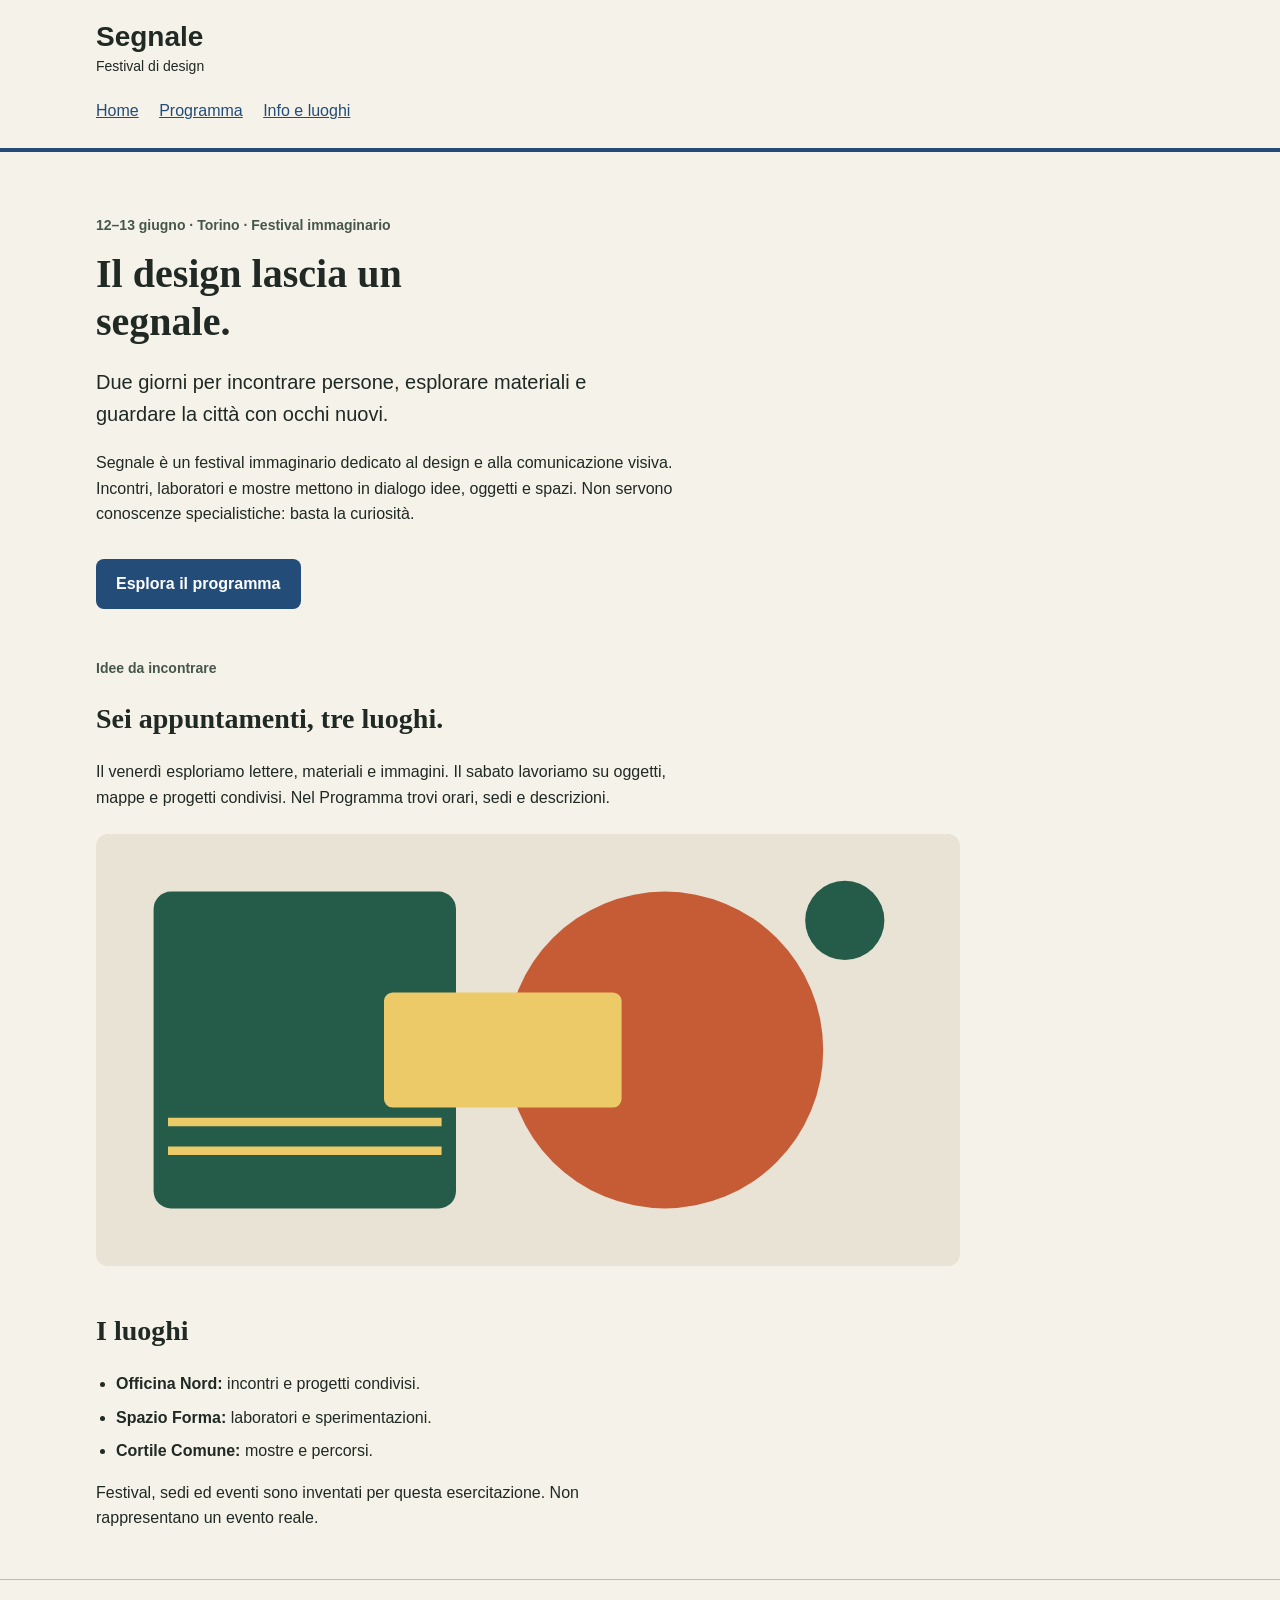
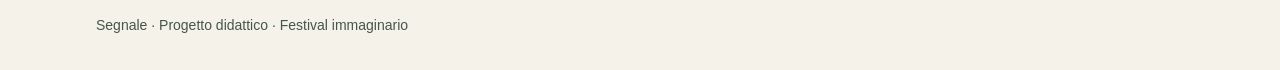
<file: index.html>
<!doctype html>
<html lang="it">
<head>
  <meta charset="utf-8">
  <meta name="viewport" content="width=device-width, initial-scale=1">
  <title>Segnale — Festival di design</title>
  <link rel="stylesheet" href="style.css">
</head>
<body>
  <a class="skip-link" href="#contenuto">Vai al contenuto</a>
  <header class="site-header">
    <div class="container">
      <a class="brand" href="index.html">Segnale<span>Festival di design</span></a>
      <nav>
  <a href="index.html">Home</a>
  <a href="programma.html">Programma</a>
  <a href="info.html">Info e luoghi</a>
</nav>
    </div>
  </header>

  <main id="contenuto" class="container">
    <section class="intro">
      <p class="eyebrow">12–13 giugno · Torino · Festival immaginario</p>
      <h1 id="titolo-home">Il design lascia un segnale.</h1>
      <p class="lead">Due giorni per incontrare persone, esplorare materiali e guardare la città con occhi nuovi.</p>
      <p class="reading-text">Segnale è un festival immaginario dedicato al design e alla comunicazione visiva. Incontri, laboratori e mostre mettono in dialogo idee, oggetti e spazi. Non servono conoscenze specialistiche: basta la curiosità.</p>
      <a class="button-link" href="programma.html">Esplora il programma</a>
    </section>

    <section class="content-section">
      <p class="eyebrow">Idee da incontrare</p>
      <h2 id="titolo-festival">Sei appuntamenti, tre luoghi.</h2>
      <p class="reading-text">Il venerdì esploriamo lettere, materiali e immagini. Il sabato lavoriamo su oggetti, mappe e progetti condivisi. Nel Programma trovi orari, sedi e descrizioni.</p>
      <img class="festival-image" src="assets/festival.svg" alt="Composizione geometrica di cerchi e rettangoli nei colori del festival" width="1200" height="600">
    </section>

    <section class="content-section">
      <h2 id="titolo-luoghi">I luoghi</h2>
      <ul class="venues">
        <li><strong>Officina Nord:</strong> incontri e progetti condivisi.</li>
        <li><strong>Spazio Forma:</strong> laboratori e sperimentazioni.</li>
        <li><strong>Cortile Comune:</strong> mostre e percorsi.</li>
      </ul>
      <p class="reading-text">Festival, sedi ed eventi sono inventati per questa esercitazione. Non rappresentano un evento reale.</p>
    </section>
  </main>

  <footer class="site-footer"><div class="container"><p>Segnale · Progetto didattico · Festival immaginario</p></div></footer>
</body>
</html>
</file>
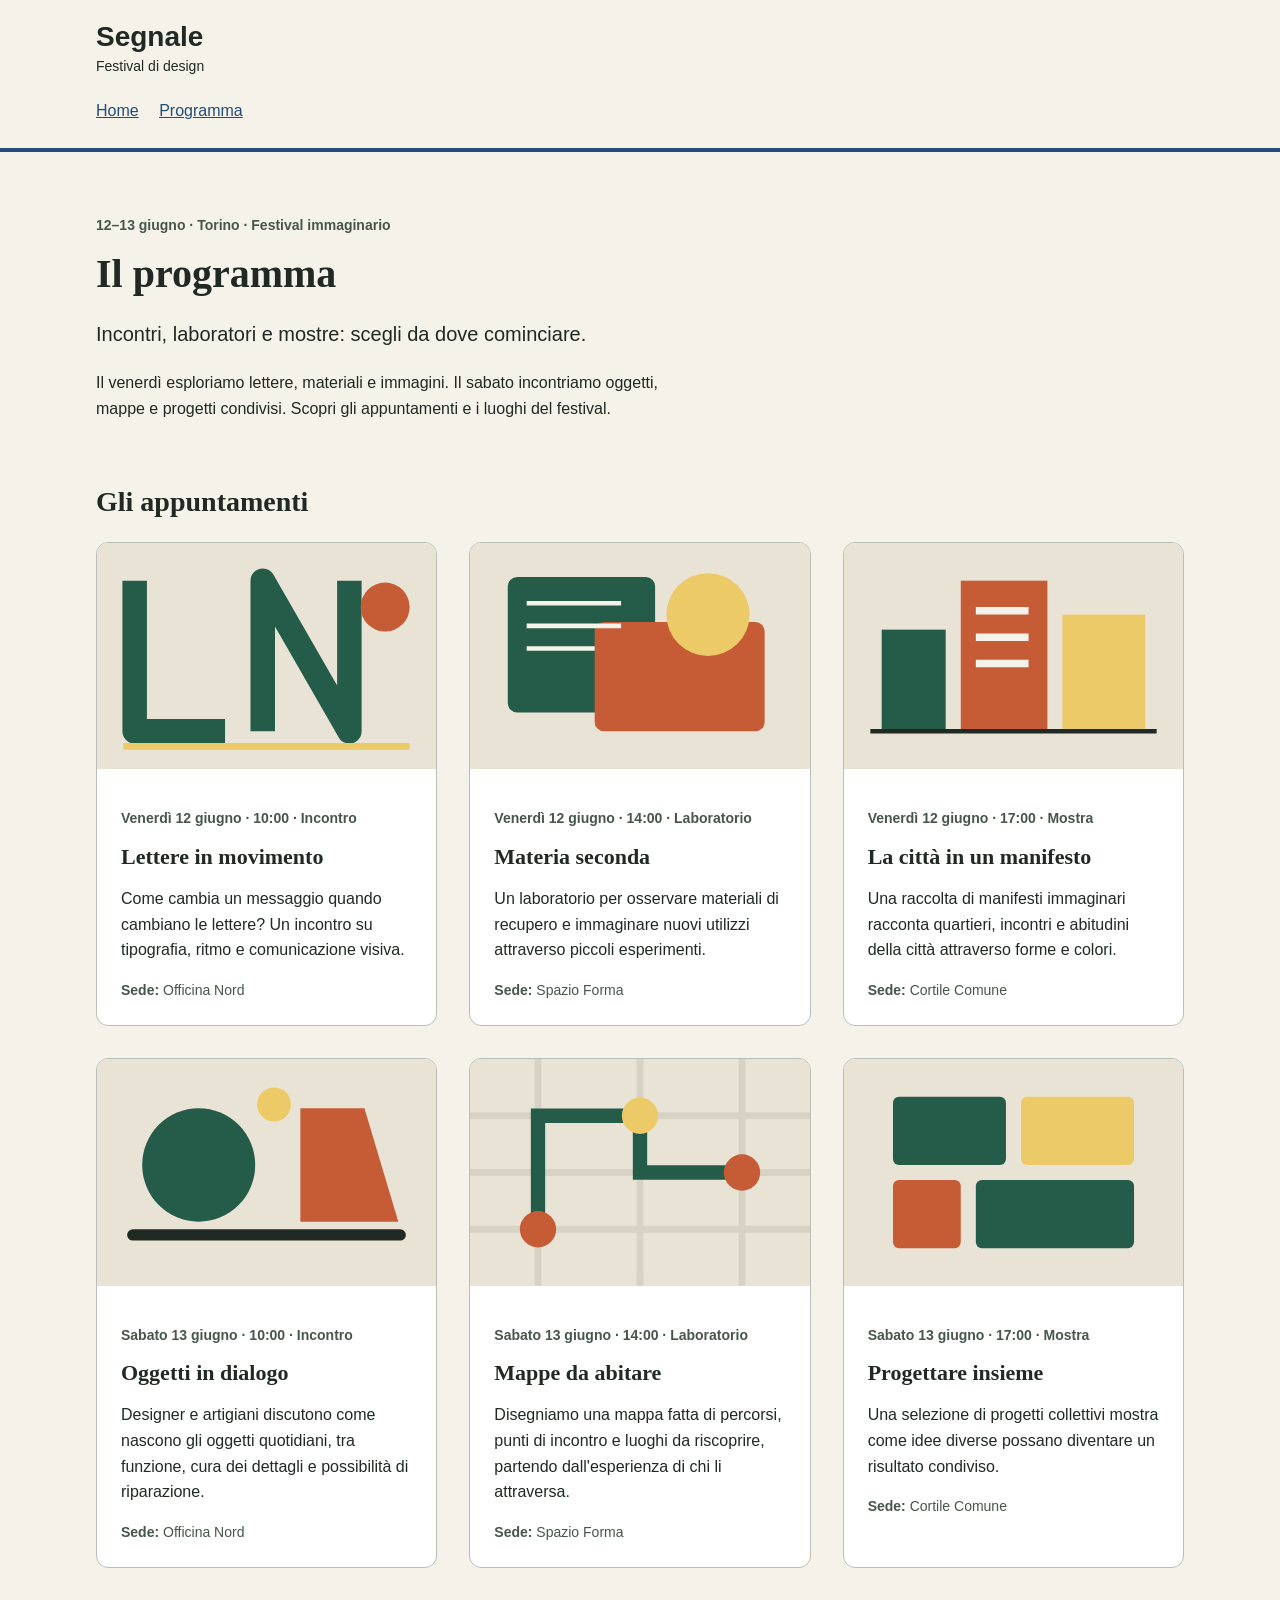
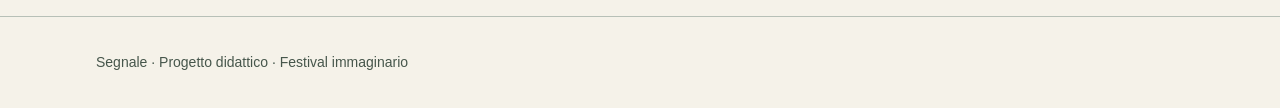
<file: programma.html>
<!doctype html>
<html lang="it">
<head>
  <meta charset="utf-8">
  <meta name="viewport" content="width=device-width, initial-scale=1">
  <title>Programma — Segnale</title>
  <link rel="stylesheet" href="style.css">
</head>
<body>
  <a class="skip-link" href="#contenuto">Vai al contenuto</a>
  <header class="site-header">
    <div class="container">
      <a class="brand" href="index.html">Segnale<span>Festival di design</span></a>
      <nav>
        <a href="index.html">Home</a>
        <a href="programma.html">Programma</a>
      </nav>
    </div>
  </header>

  <main id="contenuto" class="container">
    <section class="intro">
      <p class="eyebrow">12–13 giugno · Torino · Festival immaginario</p>
      <h1 id="titolo-programma">Il programma</h1>
      <p class="lead">Incontri, laboratori e mostre: scegli da dove cominciare.</p>
      <p class="reading-text">Il venerdì esploriamo lettere, materiali e immagini. Il sabato incontriamo oggetti, mappe e progetti condivisi. Scopri gli appuntamenti e i luoghi del festival.</p>
    </section>

    <section class="content-section">
      <h2 id="titolo-eventi">Gli appuntamenti</h2>
      <div class="event-grid">
        <article class="event-card">
          <img src="assets/lettere-in-movimento.svg" alt="Lettere geometriche disposte su una griglia" width="900" height="600">
          <div class="event-body">
            <p class="event-meta">Venerdì 12 giugno · 10:00 · Incontro</p>
            <h3>Lettere in movimento</h3>
            <p>Come cambia un messaggio quando cambiano le lettere? Un incontro su tipografia, ritmo e comunicazione visiva.</p>
            <p class="event-place"><strong>Sede:</strong> Officina Nord</p>
          </div>
        </article>
        <article class="event-card">
          <img src="assets/materia-seconda.svg" alt="Forme sovrapposte che richiamano campioni di materiali" width="900" height="600">
          <div class="event-body">
            <p class="event-meta">Venerdì 12 giugno · 14:00 · Laboratorio</p>
            <h3>Materia seconda</h3>
            <p>Un laboratorio per osservare materiali di recupero e immaginare nuovi utilizzi attraverso piccoli esperimenti.</p>
            <p class="event-place"><strong>Sede:</strong> Spazio Forma</p>
          </div>
        </article>
        <article class="event-card">
          <img src="assets/citta-manifesto.svg" alt="Rettangoli colorati compongono una città astratta." width="900" height="600">
          <div class="event-body">
            <p class="event-meta">Venerdì 12 giugno · 17:00 · Mostra</p>
            <h3>La città in un manifesto</h3>
            <p>Una raccolta di manifesti immaginari racconta quartieri, incontri e abitudini della città attraverso forme e colori.</p>
            <p class="event-place"><strong>Sede:</strong> Cortile Comune</p>
          </div>
        </article>
        <article class="event-card">
          <img src="assets/oggetti-dialogo.svg" alt="Due forme geometriche si fronteggiano sopra una linea comune." width="900" height="600">
          <div class="event-body">
            <p class="event-meta">Sabato 13 giugno · 10:00 · Incontro</p>
            <h3>Oggetti in dialogo</h3>
            <p>Designer e artigiani discutono come nascono gli oggetti quotidiani, tra funzione, cura dei dettagli e possibilità di riparazione.</p>
            <p class="event-place"><strong>Sede:</strong> Officina Nord</p>
          </div>
        </article>
        <article class="event-card">
          <img src="assets/mappe-abitare.svg" alt="Un percorso collega tre punti su una mappa geometrica." width="900" height="600">
          <div class="event-body">
            <p class="event-meta">Sabato 13 giugno · 14:00 · Laboratorio</p>
            <h3>Mappe da abitare</h3>
            <p>Disegniamo una mappa fatta di percorsi, punti di incontro e luoghi da riscoprire, partendo dall'esperienza di chi li attraversa.</p>
            <p class="event-place"><strong>Sede:</strong> Spazio Forma</p>
          </div>
        </article>
        <article class="event-card">
          <img src="assets/progettare-insieme.svg" alt="Moduli di colori diversi si incastrano in una composizione comune." width="900" height="600">
          <div class="event-body">
            <p class="event-meta">Sabato 13 giugno · 17:00 · Mostra</p>
            <h3>Progettare insieme</h3>
            <p>Una selezione di progetti collettivi mostra come idee diverse possano diventare un risultato condiviso.</p>
            <p class="event-place"><strong>Sede:</strong> Cortile Comune</p>
          </div>
        </article>
      </div>
    </section>
  </main>

  <footer class="site-footer"><div class="container"><p>Segnale · Progetto didattico · Festival immaginario</p></div></footer>
</body>
</html>
</file>
<file: style.css>
/* Segnale: esempio completo della consegna su Home e Programma. */

/* Valori condivisi: le regole interessate li richiamano con var(). */
:root {
  --colore-primario: #234c78;
  --colore-primario-scuro: #163454;
  --colore-sfondo: #f5f2e9;
  --colore-testo: #202923;
  --font-testo: Arial, Helvetica, sans-serif;
  --font-titoli: Georgia, "Times New Roman", serif;
}

* {
  box-sizing: border-box;
}

body {
  margin: 0;
  background: var(--colore-sfondo);
  color: var(--colore-testo);
  font-family: var(--font-testo);
  font-size: 1rem;
  line-height: 1.6;
}

a {
  color: var(--colore-primario);
}

a:hover {
  text-decoration: underline;
}

a:focus {
  outline: 3px solid var(--colore-testo);
}

.container {
  width: 92%;
  max-width: 68rem;
  margin: 0 auto;
}

.site-header {
  padding: 1.25rem 0;
  border-bottom: 4px solid var(--colore-primario);
}

.brand {
  display: inline-block;
  color: var(--colore-testo);
  font-size: 1.75rem;
  font-weight: bold;
  line-height: 1.2;
  text-decoration: none;
}

.brand span {
  display: block;
  margin-top: 0.25rem;
  font-size: 0.875rem;
  font-weight: normal;
}

nav {
  margin-top: 1rem;
}

nav a {
  display: inline-block;
  margin-right: 1rem;
  padding: 0.25rem 0;
}


.intro {
  padding: 3rem 0 1rem;
}

.eyebrow,
.event-meta {
  color: #46564b;
  font-size: 0.875rem;
  font-weight: bold;
}

h1,
h2,
h3 {
  font-family: var(--font-titoli);
  line-height: 1.2;
}

h1 {
  max-width: 18ch;
  margin: 0.75rem 0 1.25rem;
  font-size: 2.5rem;
}

h2 {
  font-size: 1.75rem;
}

h3 {
  margin: 0.5rem 0 0.75rem;
  font-size: 1.375rem;
}

.lead {
  max-width: 48ch;
  font-size: 1.25rem;
}

.reading-text {
  max-width: 65ch;
}

.button-link {
  display: inline-block;
  margin-top: 1rem;
  padding: 0.75rem 1.25rem;
  border-radius: 0.5rem;
  background: var(--colore-primario);
  color: #ffffff;
  font-weight: bold;
  text-decoration: none;
}

.button-link:hover {
  background: var(--colore-primario-scuro);
}

.content-section {
  margin: 2rem 0 3rem;
}

.festival-image {
  display: block;
  width: 100%;
  max-width: 54rem;
  height: auto;
  margin-top: 1.5rem;
  border-radius: 0.75rem;
}

.venues {
  padding-left: 1.25rem;
}

.venues li {
  margin-bottom: 0.5rem;
}

/* Disposizione di base: una colonna. */
.event-grid {
  display: grid;
  grid-template-columns: 1fr;
  gap: 2rem;
}

.event-card {
  overflow: hidden;
  border: 1px solid #b7c0b7;
  border-radius: 0.75rem;
  background: #ffffff;
}

.event-card img {
  display: block;
  width: 100%;
  height: auto;
}

.event-body {
  padding: 1.5rem;
}

.event-place {
  margin-bottom: 0;
  color: #46564b;
  font-size: 0.875rem;
}

.site-footer {
  padding: 1.25rem 0;
  border-top: 1px solid #b7c0b7;
  color: #46564b;
  font-size: 0.875rem;
}

.skip-link {
  position: absolute;
  top: -6rem;
  left: 1rem;
  padding: 0.75rem 1rem;
  background: #ffffff;
  color: var(--colore-testo);
}

.skip-link:focus {
  top: 1rem;
}

/* Da 600 px: due colonne. */
@media (min-width: 600px) {
  .event-grid {
    grid-template-columns: repeat(2, 1fr);
  }
}

/* Da 1024 px: tre colonne. Questa regola segue quella da 600 px. */
@media (min-width: 1024px) {
  .event-grid {
    grid-template-columns: repeat(3, 1fr);
  }
}
/* Mappa delle sedi */
#mappa-sedi {
  display: block;
  width: 100%;
  max-width: 100%;
  height: 450px;
  border: 0;
}
</file>
